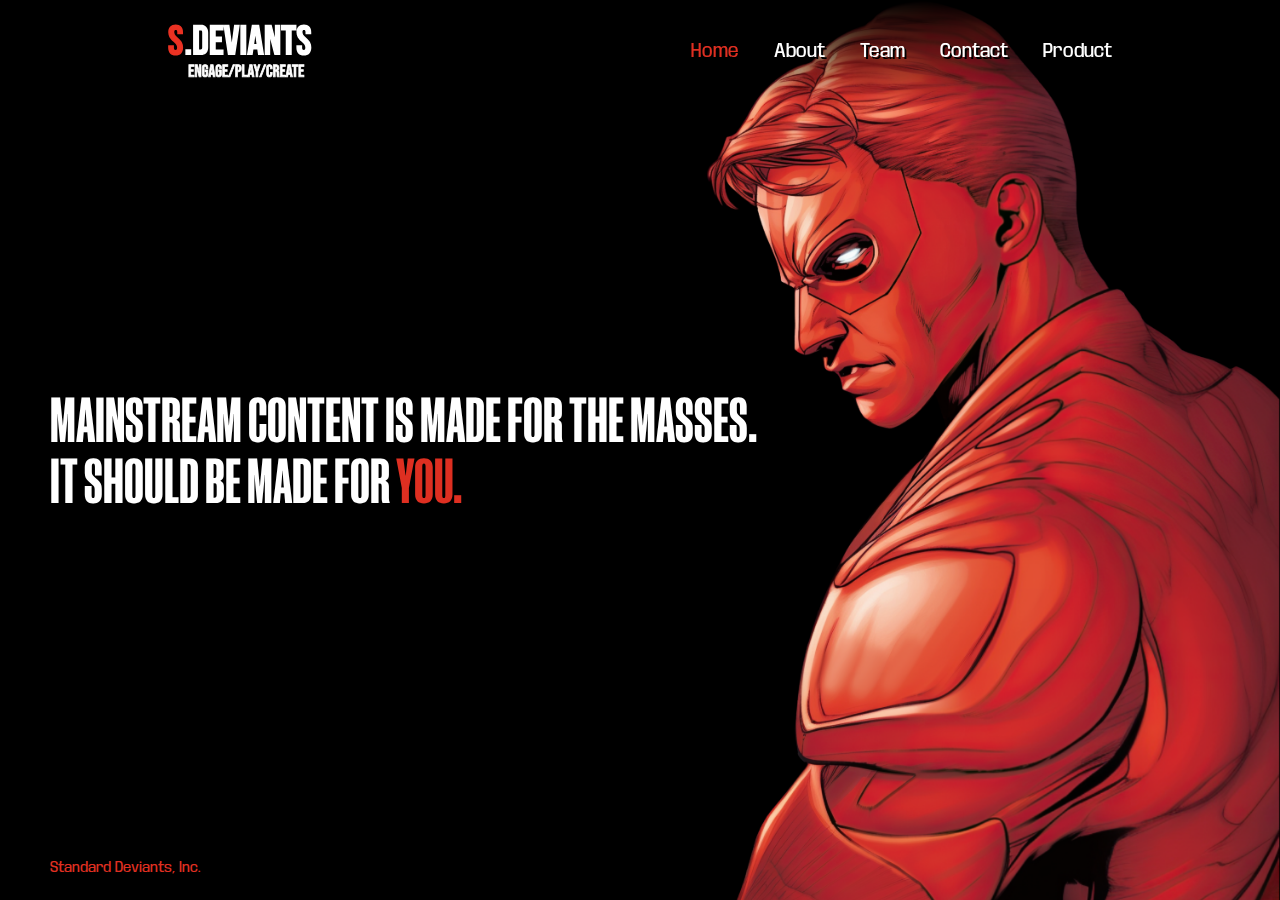
<file: index.html>
<!DOCTYPE html>
<html lang="en">
  <head>
    <meta charset="UTF-8" />
    <meta name="viewport" content="width=device-width, initial-scale=1.0" />
    <title>Homepage - Personalized films, games, and comics</title>
    <link
      rel="icon"
      href="https://sdeviants.io/wp-content/uploads/2023/05/cropped-logo-192x192.webp"
      sizes="192x192"
    />
    <meta property="og:locale" content="en_US" />
    <meta property="og:type" content="article" />
    <meta
      property="og:title"
      content="Team - Personalized films, games, and comics"
    />
    <meta
      property="og:description"
      content="Asa Greenberg CEO $500M+ raised for media/content Film/TV/Digital video Producer incl. BLADE RUNNER 2049 Expertise: Strategy, Corp Dev, Social Media/Video Mike Goslin CPO/CTO Disney Games; ex-Head of Innovation; led social, mobile, RPG hits Authored &gt;100 patents Expertise: Product, Tech, Game Dev, Ops Ian McGloin CCO Produced award-winning films incl. BLADE RUNNER 2049 Deep talent relationships &hellip; Team Read More &raquo;"
    />
    <meta property="og:url" content="https://sdeviants.io/team/" />
    <meta
      property="og:site_name"
      content="Personalized films, games, and comics"
    />
    <meta
      property="article:modified_time"
      content="2023-05-27T12:02:43+00:00"
    />
    <meta
      property="og:image"
      content="http://sdeviants.io/wp-content/uploads/2023/05/unnamed-3-150x150.webp"
    />
    <meta name="twitter:card" content="summary_large_image" />
    <meta name="twitter:label1" content="Est. reading time" />
    <meta name="twitter:data1" content="4 minutes" />
    <link
      rel="stylesheet"
      href="https://fonts.googleapis.com/css2?family=Material+Symbols+Outlined:opsz,wght,FILL,GRAD@20..48,100..700,0..1,-50..200"
    />
    <link rel="stylesheet" href="css/style.css" />
  </head>
  <body>
    <main class="sdeviants">
      <section class="hero-section">
        <header>
          <div class="box">
            <div class="header-content">
              <a href="index.html"
                ><img src="/assets/img/logo-1.svg" alt=""
              /></a>
              <div class="header-right">
                <a href="index.html" class="active-link">Home</a>
                <a href="about.html">About</a>
                <a href="team.html">Team</a>
                <a href="contact.html">Contact</a>
                <a href="product.html">Product</a>
              </div>
              <div class="header-right-mob">
                <div class="open-header">
                  <span class="material-symbols-outlined"> menu </span>
                </div>
              </div>
            </div>
          </div>
        </header>
        <div class="header-mob">
          <div class="box">
            <div class="header-mob-head">
              <a href="index.html"
                ><img src="/assets/img/logo-1.svg" alt=""
              /></a>
              <div class="close-header">
                <span class="material-symbols-outlined"> close </span>
              </div>
            </div>
            <div class="header-mob-body">
              <a href="index.html" class="active-link">Home</a>
              <a href="about.html">About</a>
              <a href="team.html">Team</a>
              <a href="contact.html">Contact</a>
              <a href="product.html">Product</a>
            </div>
          </div>
        </div>
        <img class="hero-img" src="assets/img/hero-img.png" alt="" />
        <div class="box">
          <div class="hero-content">
            <h1 class="manuka">
              MAINSTREAM CONTENT IS MADE FOR THE MASSES.
              <br />
              IT SHOULD BE MADE FOR <span class="manuka">YOU.</span>
            </h1>
            <p class="footer-p">Standard Deviants, Inc.</p>
          </div>
        </div>
      </section>
    </main>
    <script src="https://cdnjs.cloudflare.com/ajax/libs/jquery/3.6.4/jquery.min.js"></script>
    <script>
      $(".open-header").click(() => {
        $(".header-mob").css({
          display: "block",
        });
      });
      $(".close-header").click(() => {
        $(".header-mob").css({
          display: "none",
        });
      });
    </script>
  </body>
</html>
</file>
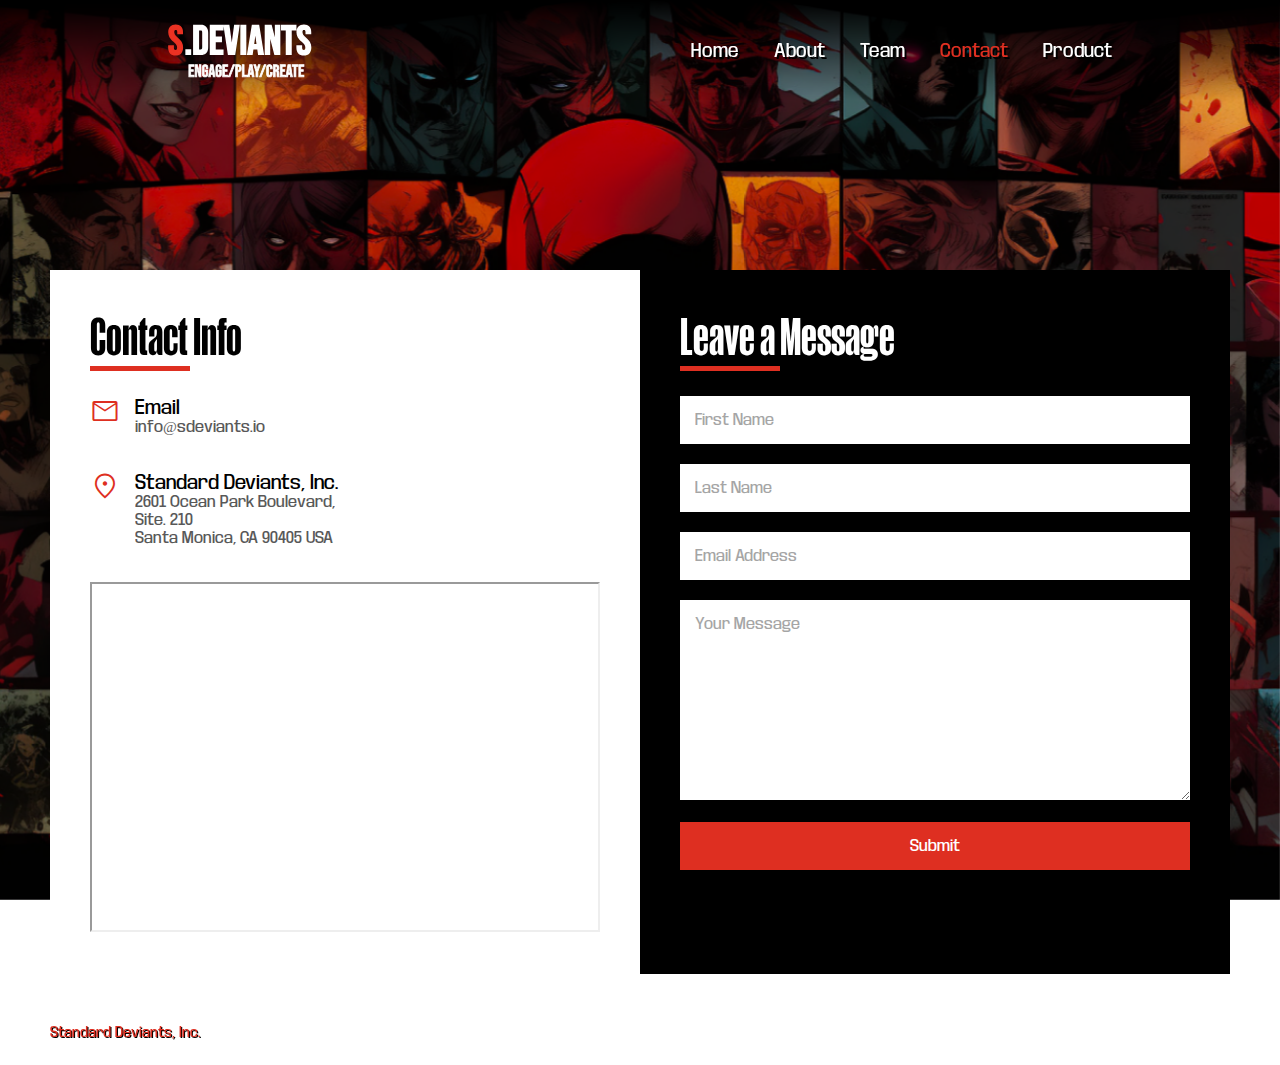
<file: contact.html>
<!DOCTYPE html>
<html lang="en">
  <head>
    <meta charset="UTF-8" />
    <meta name="viewport" content="width=device-width, initial-scale=1.0" />
    <title>Contact - Personalized films, games, and comics</title>
    <link
      rel="icon"
      href="https://sdeviants.io/wp-content/uploads/2023/05/cropped-logo-192x192.webp"
      sizes="192x192"
    />
    <meta property="og:locale" content="en_US" />
    <meta property="og:type" content="article" />
    <meta
      property="og:title"
      content="Team - Personalized films, games, and comics"
    />
    <meta
      property="og:description"
      content="Asa Greenberg CEO $500M+ raised for media/content Film/TV/Digital video Producer incl. BLADE RUNNER 2049 Expertise: Strategy, Corp Dev, Social Media/Video Mike Goslin CPO/CTO Disney Games; ex-Head of Innovation; led social, mobile, RPG hits Authored &gt;100 patents Expertise: Product, Tech, Game Dev, Ops Ian McGloin CCO Produced award-winning films incl. BLADE RUNNER 2049 Deep talent relationships &hellip; Team Read More &raquo;"
    />
    <meta property="og:url" content="https://sdeviants.io/team/" />
    <meta
      property="og:site_name"
      content="Personalized films, games, and comics"
    />
    <meta
      property="article:modified_time"
      content="2023-05-27T12:02:43+00:00"
    />
    <meta
      property="og:image"
      content="http://sdeviants.io/wp-content/uploads/2023/05/unnamed-3-150x150.webp"
    />
    <meta name="twitter:card" content="summary_large_image" />
    <meta name="twitter:label1" content="Est. reading time" />
    <meta name="twitter:data1" content="4 minutes" />
    <link
      rel="stylesheet"
      href="https://fonts.googleapis.com/css2?family=Material+Symbols+Outlined:opsz,wght,FILL,GRAD@20..48,100..700,0..1,-50..200"
    />
    <link rel="stylesheet" href="css/style.css" />
  </head>
  <body>
    <main class="sdeviants">
      <section class="about-section">
        <header>
          <div class="box">
            <div class="header-content">
              <a href="index.html"
                ><img src="/assets/img/logo-1.svg" alt=""
              /></a>
              <div class="header-right">
                <a href="index.html">Home</a>
                <a href="about.html">About</a>
                <a href="team.html">Team</a>
                <a href="contact.html" class="active-link">Contact</a>
                <a href="product.html">Product</a>
              </div>
              <div class="header-right-mob">
                <div class="open-header">
                  <span class="material-symbols-outlined"> menu </span>
                </div>
              </div>
            </div>
          </div>
        </header>
        <div class="header-mob">
          <div class="box">
            <div class="header-mob-head">
              <a href="index.html"
                ><img src="/assets/img/logo-1.svg" alt=""
              /></a>
              <div class="close-header">
                <span class="material-symbols-outlined"> close </span>
              </div>
            </div>
            <div class="header-mob-body">
              <a href="index.html">Home</a>
              <a href="about.html">About</a>
              <a href="team.html">Team</a>
              <a href="contact.html" class="active-link">Contact</a>
              <a href="product.html">Product</a>
            </div>
          </div>
        </div>
        <img class="team-bg" src="assets/img/team-bg.png" alt="" />
        <div class="box">
          <div class="team-content">
            <div class="contact-grid">
              <div class="contact-grid-left">
                <h3 class="manuka">Contact Info</h3>
                <div class="red-bar"></div>
                <div class="contact-info-box">
                  <span class="material-symbols-outlined"> mail </span>

                  <div>
                    <h6>Email</h6>
                    <p>info@sdeviants.io</p>
                  </div>
                </div>
                <div class="contact-info-box">
                  <span class="material-symbols-outlined"> location_on </span>

                  <div>
                    <h6>Standard Deviants, Inc.</h6>
                    <p>
                      2601 Ocean Park Boulevard,
                      <br />
                      Site. 210
                      <br />
                      Santa Monica, CA 90405 USA
                    </p>
                  </div>
                </div>
                <div class="contact-map">
                  <iframe
                    loading="lazy"
                    src="https://maps.google.com/maps?q=2601%20Ocean%20Park%20Blvd.%2C%20Ste.%20210%20Santa%20Monica%2C%20CA%2090405%20USA&amp;t=m&amp;z=15&amp;output=embed&amp;iwloc=near"
                    title="2601 Ocean Park Blvd., Ste. 210 Santa Monica, CA 90405 USA"
                    aria-label="2601 Ocean Park Blvd., Ste. 210 Santa Monica, CA 90405 USA"
                  ></iframe>
                </div>
              </div>
              <div class="contact-grid-right">
                <h3 class="manuka">Leave a Message</h3>
                <div class="red-bar"></div>
                <form class="contact-input-box" id="contactForm">
                  <input
                    type="text"
                    name="First Name"
                    placeholder="First Name"
                  />
                  <input type="text" name="Last Name" placeholder="Last Name" />
                  <input type="text" name="Email" placeholder="Email Address" />
                  <textarea
                    id=""
                    name="Message"
                    placeholder="Your Message"
                  ></textarea>
                  <button type="submit" id="submitButton">Submit</button>
                </form>
              </div>
            </div>
            <p>Standard Deviants, Inc.</p>
          </div>
        </div>
      </section>
    </main>
    <script src="https://cdnjs.cloudflare.com/ajax/libs/jquery/3.6.4/jquery.min.js"></script>
    <script>
      $(".open-header").click(() => {
        $(".header-mob").css({
          display: "block",
        });
      });
      $(".close-header").click(() => {
        $(".header-mob").css({
          display: "none",
        });
      });
    </script>
    <script>
      document
        .getElementById("contactForm")
        .addEventListener("submit", function (event) {
          event.preventDefault(); // Prevent form submission

          // Retrieve form data
          var formData = new FormData(this);

          // Send data using email
          var email = "info@sdeviants.io";
          var subject = "New Contact Form Submission";
          var body = "";
          formData.forEach(function (value, key) {
            body += key + ": " + value + "\n";
          });

          var mailtoLink =
            "mailto:" +
            email +
            "?subject=" +
            encodeURIComponent(subject) +
            "&body=" +
            encodeURIComponent(body);
          window.location.href = mailtoLink;

          // Show success message
          alert("Form submitted successfully!");

          // Reset form
          this.reset();
        });
    </script>
  </body>
</html>
</file>
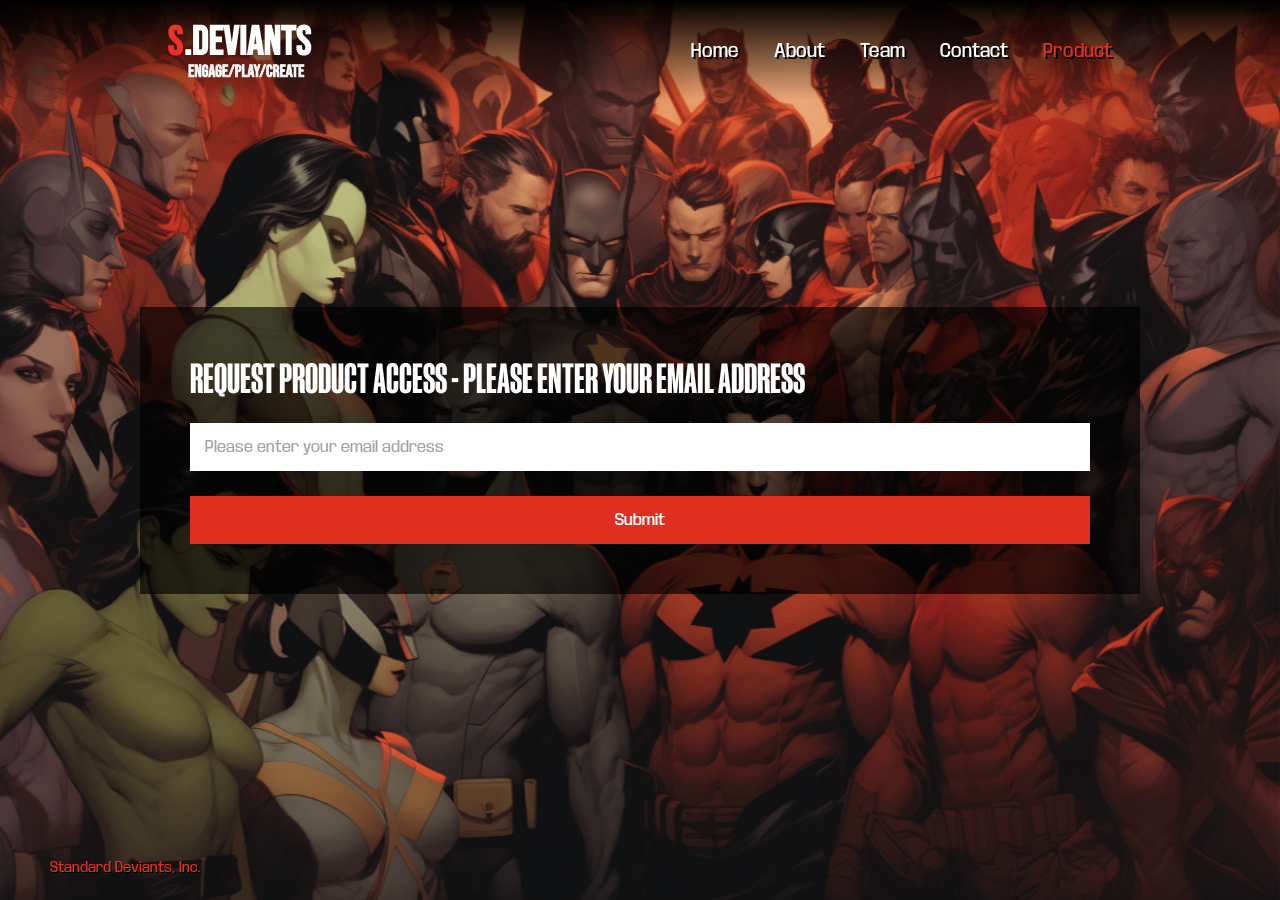
<file: product.html>
<!DOCTYPE html>
<html lang="en">
  <head>
    <meta charset="UTF-8" />
    <meta name="viewport" content="width=device-width, initial-scale=1.0" />
    <title>Product - Personalized films, games, and comics</title>
    <link
      rel="icon"
      href="https://sdeviants.io/wp-content/uploads/2023/05/cropped-logo-192x192.webp"
      sizes="192x192"
    />
    <meta property="og:locale" content="en_US" />
    <meta property="og:type" content="article" />
    <meta
      property="og:title"
      content="Team - Personalized films, games, and comics"
    />
    <meta
      property="og:description"
      content="Asa Greenberg CEO $500M+ raised for media/content Film/TV/Digital video Producer incl. BLADE RUNNER 2049 Expertise: Strategy, Corp Dev, Social Media/Video Mike Goslin CPO/CTO Disney Games; ex-Head of Innovation; led social, mobile, RPG hits Authored &gt;100 patents Expertise: Product, Tech, Game Dev, Ops Ian McGloin CCO Produced award-winning films incl. BLADE RUNNER 2049 Deep talent relationships &hellip; Team Read More &raquo;"
    />
    <meta property="og:url" content="https://sdeviants.io/team/" />
    <meta
      property="og:site_name"
      content="Personalized films, games, and comics"
    />
    <meta
      property="article:modified_time"
      content="2023-05-27T12:02:43+00:00"
    />
    <meta
      property="og:image"
      content="http://sdeviants.io/wp-content/uploads/2023/05/unnamed-3-150x150.webp"
    />
    <meta name="twitter:card" content="summary_large_image" />
    <meta name="twitter:label1" content="Est. reading time" />
    <meta name="twitter:data1" content="4 minutes" />
    <link
      rel="stylesheet"
      href="https://fonts.googleapis.com/css2?family=Material+Symbols+Outlined:opsz,wght,FILL,GRAD@20..48,100..700,0..1,-50..200"
    />
    <link rel="stylesheet" href="css/style.css" />
  </head>
  <body>
    <main class="sdeviants">
      <section class="about-section">
        <header>
          <div class="box">
            <div class="header-content">
              <a href="index.html"
                ><img src="/assets/img/logo-1.svg" alt=""
              /></a>
              <div class="header-right">
                <a href="index.html">Home</a>
                <a href="about.html">About</a>
                <a href="team.html">Team</a>
                <a href="contact.html">Contact</a>
                <a href="product.html" class="active-link">Product</a>
              </div>
              <div class="header-right-mob">
                <div class="open-header">
                  <span class="material-symbols-outlined"> menu </span>
                </div>
              </div>
            </div>
          </div>
        </header>
        <div class="header-mob">
          <div class="box">
            <div class="header-mob-head">
              <a href="index.html"
                ><img src="/assets/img/logo-1.svg" alt=""
              /></a>
              <div class="close-header">
                <span class="material-symbols-outlined"> close </span>
              </div>
            </div>
            <div class="header-mob-body">
              <a href="index.html">Home</a>
              <a href="about.html">About</a>
              <a href="team.html">Team</a>
              <a href="contact.html">Contact</a>
              <a href="product.html" class="active-link">Product</a>
            </div>
          </div>
        </div>
        <img class="product-bg" src="assets/img/product-bg.png" alt="" />
        <div class="box">
          <div class="product-content">
            <form class="product-box" id="contactForm">
              <h3 class="manuka">
                REQUEST PRODUCT ACCESS - PLEASE ENTER YOUR EMAIL ADDRESS
              </h3>
              <input
                type="email"
                placeholder="Please enter your email address"
                name="Email"
              />
              <button type="submit" id="submitButton">Submit</button>
            </form>
            <p class="footer-p">Standard Deviants, Inc.</p>
          </div>
        </div>
      </section>
    </main>
    <script src="https://cdnjs.cloudflare.com/ajax/libs/jquery/3.6.4/jquery.min.js"></script>
    <script>
      $(".open-header").click(() => {
        $(".header-mob").css({
          display: "block",
        });
      });
      $(".close-header").click(() => {
        $(".header-mob").css({
          display: "none",
        });
      });
    </script>
    <script>
      document
        .getElementById("contactForm")
        .addEventListener("submit", function (event) {
          event.preventDefault(); // Prevent form submission

          // Retrieve form data
          var formData = new FormData(this);

          // Send data using email
          var email = "info@sdeviants.io";
          var subject = "New Contact Form Submission";
          var body = "Product Access Requested \n";
          formData.forEach(function (value, key) {
            body += key + ": " + value + "\n";
          });

          var mailtoLink =
            "mailto:" +
            email +
            "?subject=" +
            encodeURIComponent(subject) +
            "&body=" +
            encodeURIComponent(body);
          window.location.href = mailtoLink;

          // Show success message
          alert("Form submitted successfully!");

          // Reset form
          this.reset();
        });
    </script>
  </body>
</html>
</file>
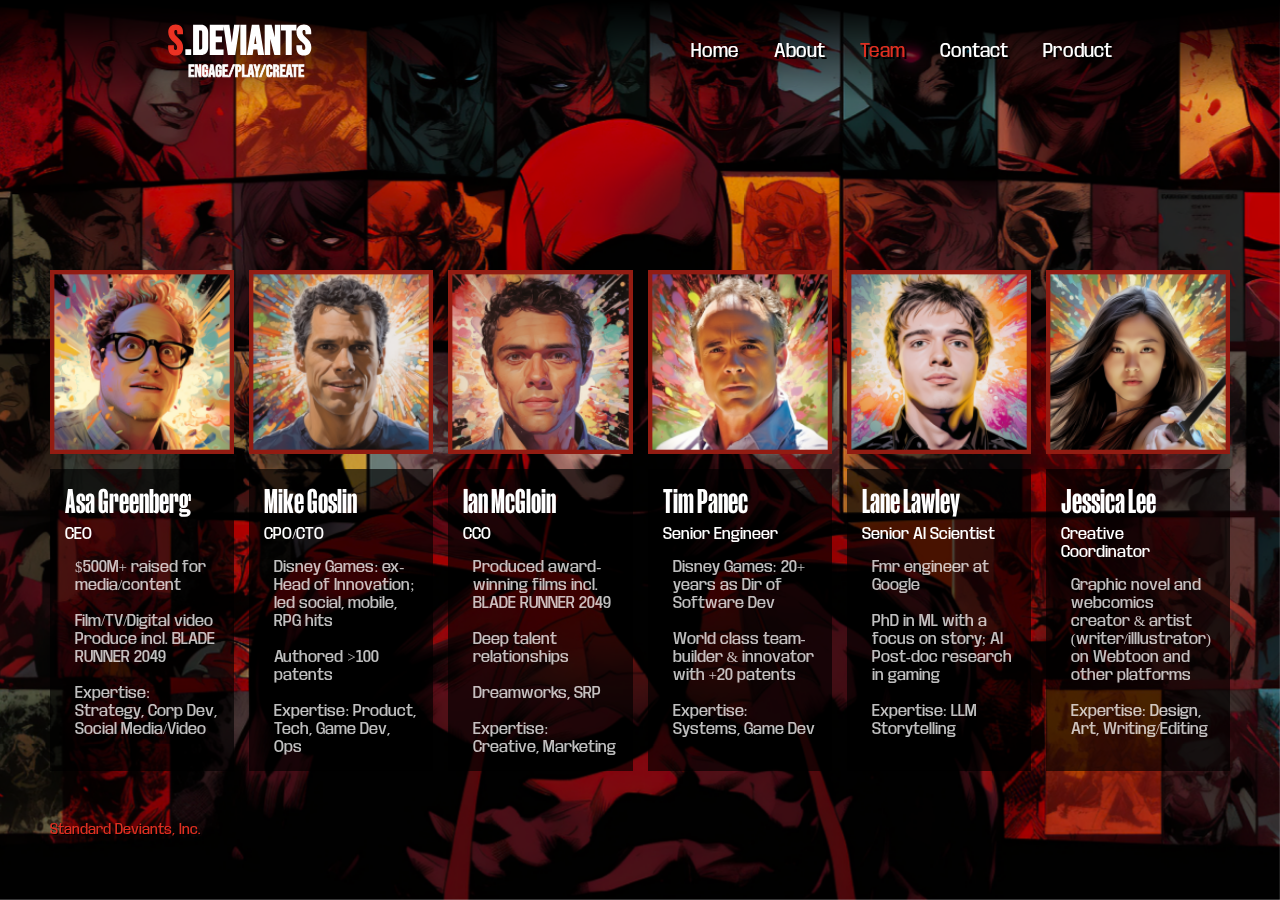
<file: team.html>
<!DOCTYPE html>
<html lang="en">
  <head>
    <meta charset="UTF-8" />
    <meta name="viewport" content="width=device-width, initial-scale=1.0" />
    <title>Team - Personalized films, games, and comics</title>
    <link
      rel="icon"
      href="https://sdeviants.io/wp-content/uploads/2023/05/cropped-logo-192x192.webp"
      sizes="192x192"
    />
    <meta property="og:locale" content="en_US" />
    <meta property="og:type" content="article" />
    <meta
      property="og:title"
      content="Team - Personalized films, games, and comics"
    />
    <meta
      property="og:description"
      content="Asa Greenberg CEO $500M+ raised for media/content Film/TV/Digital video Producer incl. BLADE RUNNER 2049 Expertise: Strategy, Corp Dev, Social Media/Video Mike Goslin CPO/CTO Disney Games; ex-Head of Innovation; led social, mobile, RPG hits Authored &gt;100 patents Expertise: Product, Tech, Game Dev, Ops Ian McGloin CCO Produced award-winning films incl. BLADE RUNNER 2049 Deep talent relationships &hellip; Team Read More &raquo;"
    />
    <meta property="og:url" content="https://sdeviants.io/team/" />
    <meta
      property="og:site_name"
      content="Personalized films, games, and comics"
    />
    <meta
      property="article:modified_time"
      content="2023-05-27T12:02:43+00:00"
    />
    <meta
      property="og:image"
      content="http://sdeviants.io/wp-content/uploads/2023/05/unnamed-3-150x150.webp"
    />
    <meta name="twitter:card" content="summary_large_image" />
    <meta name="twitter:label1" content="Est. reading time" />
    <meta name="twitter:data1" content="4 minutes" />
    <link
      rel="stylesheet"
      href="https://fonts.googleapis.com/css2?family=Material+Symbols+Outlined:opsz,wght,FILL,GRAD@20..48,100..700,0..1,-50..200"
    />
    <link rel="stylesheet" href="css/style.css" />
  </head>
  <body>
    <main class="sdeviants">
      <section class="about-section">
        <header>
          <div class="box">
            <div class="header-content">
              <a href="index.html"
                ><img src="/assets/img/logo-1.svg" alt=""
              /></a>
              <div class="header-right">
                <a href="index.html">Home</a>
                <a href="about.html">About</a>
                <a href="team.html" class="active-link">Team</a>
                <a href="contact.html">Contact</a>
                <a href="product.html">Product</a>
              </div>
              <div class="header-right-mob">
                <div class="open-header">
                  <span class="material-symbols-outlined"> menu </span>
                </div>
              </div>
            </div>
          </div>
        </header>
        <div class="header-mob">
          <div class="box">
            <div class="header-mob-head">
              <a href="index.html"
                ><img src="/assets/img/logo-1.svg" alt=""
              /></a>
              <div class="close-header">
                <span class="material-symbols-outlined"> close </span>
              </div>
            </div>
            <div class="header-mob-body">
              <a href="index.html">Home</a>
              <a href="about.html">About</a>
              <a href="team.html" class="active-link">Team</a>
              <a href="contact.html">Contact</a>
              <a href="product.html">Product</a>
            </div>
          </div>
        </div>
        <img class="team-bg" src="assets/img/team-bg.png" alt="" />
        <div class="box">
          <div class="team-content">
            <div class="team-grid">
              <div class="team-grid-card">
                <img src="assets/img/team-img-1.png" alt="" />
                <div class="text-box">
                  <h5 class="manuka">Asa Greenberg</h5>
                  <h6>CEO</h6>
                  <p>
                    $500M+ raised for media/content
                    <br />
                    <br />
                    Film/TV/Digital video Produce incl. BLADE RUNNER 2049
                    <br />
                    <br />
                    Expertise: Strategy, Corp Dev, Social Media/Video
                  </p>
                </div>
              </div>
              <div class="team-grid-card">
                <img src="assets/img/team-img-2.png" alt="" />
                <div class="text-box">
                  <h5 class="manuka">Mike Goslin</h5>
                  <h6>CPO/CTO</h6>
                  <p>
                    Disney Games: ex-Head of Innovation; led social, mobile, RPG
                    hits <br /><br />
                    Authored >100 patents <br /><br />
                    Expertise: Product, Tech, Game Dev, Ops
                  </p>
                </div>
              </div>
              <div class="team-grid-card">
                <img src="assets/img/team-img-3.png" alt="" />
                <div class="text-box">
                  <h5 class="manuka">Ian McGloin</h5>
                  <h6>CCO</h6>
                  <p>
                    Produced award-winning films incl. BLADE RUNNER 2049
                    <br /><br />
                    Deep talent relationships <br /><br />
                    Dreamworks, SRP <br /><br />
                    Expertise: Creative, Marketing
                  </p>
                </div>
              </div>
              <div class="team-grid-card">
                <img src="assets/img/team-img-4.png" alt="" />
                <div class="text-box">
                  <h5 class="manuka">Tim Panec</h5>
                  <h6>Senior Engineer</h6>
                  <p>
                    Disney Games: 20+ years as Dir of Software Dev <br /><br />
                    World class team-builder & innovator with +20 patents
                    <br /><br />
                    Expertise: Systems, Game Dev
                  </p>
                </div>
              </div>
              <div class="team-grid-card">
                <img src="assets/img/team-img-5.png" alt="" />
                <div class="text-box">
                  <h5 class="manuka">Lane Lawley</h5>
                  <h6>Senior AI Scientist</h6>
                  <p>
                    Fmr engineer at Google <br /><br />
                    PhD in ML with a focus on story; AI Post-doc research in
                    gaming <br /><br />
                    Expertise: LLM Storytelling
                  </p>
                </div>
              </div>
              <div class="team-grid-card">
                <img src="assets/img/team-img-6.png" alt="" />
                <div class="text-box">
                  <h5 class="manuka">Jessica Lee</h5>
                  <h6>Creative Coordinator</h6>
                  <p>
                    Graphic novel and webcomics creator & artist
                    (writer/illlustrator) on Webtoon and other platforms
                    <br /><br />
                    Expertise: Design, Art, Writing/Editing
                  </p>
                </div>
              </div>
            </div>
            <p>Standard Deviants, Inc.</p>
          </div>
        </div>
      </section>
    </main>
    <script src="https://cdnjs.cloudflare.com/ajax/libs/jquery/3.6.4/jquery.min.js"></script>
    <script>
      $(".open-header").click(() => {
        $(".header-mob").css({
          display: "block",
        });
      });
      $(".close-header").click(() => {
        $(".header-mob").css({
          display: "none",
        });
      });
    </script>
  </body>
</html>
</file>
<file: css/style.css>
@font-face {
  font-family: TestManuka;
  src: url(/assets/fonts/TestManuka/TestManuka-Medium.otf) format("opentype");
  font-weight: 600;
  font-display: block;
}
@font-face {
  font-family: TestManuka;
  src: url(/assets/fonts/TestManuka/TestManuka-Bold.otf) format("opentype");
  font-weight: 700;
  font-display: block;
}
@font-face {
  font-family: TestManuka;
  src: url(/assets/fonts/TestManuka/TestManuka-Black.otf) format("opentype");
  font-weight: 800;
  font-display: block;
}
@font-face {
  font-family: BaseNeue;
  src: url(/assets/fonts/BaseNeue/BaseNeueTrial-Medium.otf) format("opentype");
  font-weight: 500;
  font-display: block;
}
@font-face {
  font-family: BaseNeue;
  src: url(/assets/fonts/BaseNeue/BaseNeueTrial-Medium.otf) format("opentype");
  font-weight: 600;
  font-display: block;
}
@font-face {
  font-family: BaseNeue;
  src: url(/assets/fonts/BaseNeue/BaseNeueTrial-Bold.otf) format("opentype");
  font-weight: 700;
  font-display: block;
}
* {
  margin: 0;
  padding: 0;
  box-sizing: border-box;
  font-family: BaseNeue;
}
.manuka {
  font-family: TestManuka;
}
.neue {
  font-family: BaseNeue;
}
:root {
  font-size: 10px;
}

.material-symbols-outlined {
  font-variation-settings: "FILL" 0, "wght" 400, "GRAD" 0, "opsz" 48;
}

html,
body {
  width: 100%;
  max-width: 100%;
  overflow-x: hidden;
}
.deviants-app {
  width: 100%;
}
section {
  position: relative;
  z-index: 10;
}
a {
  text-decoration: none;
}
.box {
  width: 100%;
  max-width: 1500px;
  padding: 0 5rem;
  margin: 0 auto;
}
/* Header */
header {
  width: 100%;
  position: fixed;
  top: 0;
  left: 0;
  z-index: 1000;
  background: linear-gradient(rgba(0, 0, 0, 1), rgba(0, 0, 0, 0));
}
.header-content {
  width: 80%;
  display: flex;
  align-items: center;
  justify-content: space-between;
  height: 10rem;
  margin: 0 auto;
}
.header-content img {
  height: 6.5rem;
}
.header-right {
  width: max-content;
  display: flex;
  align-items: center;
}
.header-right a {
  font-size: 1.75rem;
  color: #fff;
  text-shadow: 2px 2px #000;
  margin: 0 0 0 3.5rem;
}
.header-right a.active-link {
  color: #de2f21;
}
/* Home */
.hero-section {
  width: 100%;
  background-color: #000;
  position: relative;
  height: 100vh;
  overflow: hidden;
}
.hero-img {
  width: max-content;
  height: 115vh;
  position: absolute;
  top: 0;
  right: 0;
  object-fit: contain;
  z-index: 2;
}
.hero-section h1 {
  font-size: 6rem;
  color: #fff;
  width: 100%;
}
.hero-section h1 span {
  color: #de2f21;
  text-shadow: 2px 2px #000;
}
.hero-content {
  width: 100%;
  height: 100vh;
  display: flex;
  align-items: center;
  justify-content: flex-start;
  position: relative;
  z-index: 10;
}
.footer-p {
  font-size: 1.35rem;
  color: #de2f21;
  z-index: 10;
  position: absolute;
  bottom: 2.5rem;
  left: 0;
  text-shadow: 1px 1px #000;
}

/* About */
.about-bg,
.product-bg {
  width: 100%;
  height: 100vh;
  object-fit: cover;
  position: fixed;
  top: 0;
  left: 0;
  z-index: 2;
}
.about-content {
  width: 100%;
  height: 100vh;
  display: flex;
  align-items: center;
  position: relative;
  z-index: 10;
}
.about-grid {
  width: 85%;
  display: grid;
  grid-template-columns: 1fr 300px;
  grid-gap: 2.5rem;
}
.about-grid-right {
  width: 100%;
  height: 100%;
  display: flex;
  align-items: center;
  justify-content: center;
}
.about-grid-right img {
  width: 100%;
  object-fit: contain;
}
.about-grid-left {
  width: 100%;
  max-width: 700px;
  background-color: rgba(0, 0, 0, 0.65);
  padding: 5rem;
  height: max-content;
}
.about-grid-left h2 {
  font-size: 6rem;
  color: #fff;
}
.about-grid-left h2 span {
  color: #de2f21;
}
.about-grid-left p {
  font-size: 2rem;
  color: #fff;
  margin: 1.5rem 0 0 0;
}

/* Product */

.product-content {
  width: 100%;
  height: 100vh;
  display: flex;
  align-items: center;
  justify-content: center;
  position: relative;
  z-index: 10;
}
.product-box {
  width: 100%;
  max-width: 1000px;
  background-color: rgba(0, 0, 0, 0.65);
  padding: 5rem;
  display: flex;
  flex-direction: column;
  align-items: flex-start;
  justify-content: flex-start;
}
.product-box h3 {
  font-size: 4rem;
  color: #fff;
}
.product-box input,
.contact-input-box input,
.contact-input-box textarea {
  width: 100%;
  margin: 2.5rem 0;
  padding: 1.5rem;
  font-size: 1.5rem;
  color: #000;
  outline: 0;
  border: 0;
}
.product-box input::placeholder,
.contact-input-box input::placeholder,
.contact-input-box textarea::placeholder {
  color: #000;
  opacity: 0.35;
}
.product-box button,
.contact-input-box button {
  width: 100%;
  padding: 1.5rem;
  background-color: #de2f21;
  outline: 0;
  border: 0;
  color: #fff;
  font-size: 1.5rem;
  font-weight: 500;
  cursor: pointer;
  transition: 0.35s;
}
.product-box button:active,
.contact-input-box button:active {
  transform: scale(0.975);
}

/* Team */

.team-bg {
  width: 100%;
  height: 100vh;
  object-fit: cover;
  position: fixed;
  top: 0;
  left: 0;
  z-index: 2;
}
.team-content {
  width: 100%;
  position: relative;
  z-index: 10;
  padding: 30vh 0 0 0;
  display: flex;
  flex-direction: column;
  align-items: flex-start;
  justify-content: flex-start;
}
.team-content > p {
  font-size: 1.35rem;
  color: #de2f21;
  z-index: 10;
  text-shadow: 1px 1px #000;
  margin: 5rem 0 2.5rem 0;
}
.team-grid {
  width: 100%;
  height: max-content;
  display: grid;
  grid-template-columns: 1fr 1fr 1fr 1fr 1fr 1fr;
  grid-gap: 1.5rem;
}
.team-grid-card {
  width: 100%;
  height: 100%;
  display: flex;
  flex-direction: column;
}
.team-grid-card img {
  width: 100%;
  object-fit: contain;
  margin: 0 0 1.5rem 0;
}
.text-box {
  width: 100%;
  height: 100%;
  padding: 1.5rem;
  background-color: rgba(0, 0, 0, 0.65);
}
.text-box h5 {
  font-size: 3.25rem;
  color: #fff;
  font-weight: 700;
}
.text-box h6 {
  font-size: 1.5rem;
  color: #fff;
  font-weight: 400;
  margin: 0.75rem 0 1.5rem 0;
}
.text-box p {
  font-size: 1.5rem;
  color: #fff;
  font-weight: 400;
  padding: 0 0 0 1rem;
  opacity: 0.75;
}

/* Contact */
.contact-grid {
  width: 100%;
  display: grid;
  grid-template-columns: 1fr 1fr;
}
.contact-grid-left {
  width: 100%;
  background-color: #fff;
  padding: 4rem;
}
.contact-grid-right {
  width: 100%;
  background-color: #000;
  padding: 4rem;
}
.contact-grid-left h3 {
  font-size: 5rem;
  color: #000;
}
.contact-grid-left .red-bar {
  width: 100px;
  height: 5px;
  background-color: #de2f21;
  margin: 0.5rem 0 2.5em 0;
}
.contact-info-box {
  width: 100%;
  display: flex;
  align-items: flex-start;
  justify-content: flex-start;
  margin: 0 0 3.5rem 0;
}
.contact-info-box span {
  font-size: 3rem;
  color: #de2f21;
  margin: 0 1.5rem 0 0;
}
.contact-info-box div h6 {
  font-size: 1.85rem;
  font-weight: 600;
}
.contact-info-box div p {
  font-size: 1.5rem;
  font-weight: 400;
  opacity: 0.65;
}
.contact-map {
  width: 100%;
}
.contact-map iframe {
  width: 100%;
  min-height: 35rem;
}
.contact-grid-right h3 {
  font-size: 5rem;
  color: #fff;
}
.contact-grid-right .red-bar {
  width: 100px;
  height: 5px;
  background-color: #de2f21;
  margin: 0.5rem 0 2.5em 0;
}
.contact-input-box input,
.contact-input-box textarea {
  margin: 0 0 2rem 0 !important;
}
.contact-input-box textarea {
  height: 20rem;
}
.header-right-mob {
  display: none;
}
.header-right-mob span {
  font-size: 3rem;
  color: #de2f21;
}
.header-mob {
  width: 100vw;
  height: 100vh;
  background-color: #000;
  position: fixed;
  top: 0;
  left: 0;
  z-index: 1000;
  display: none;
}
.header-mob-head {
  width: 100%;
  height: 10rem;
  display: flex;
  align-items: center;
  justify-content: space-between;
}
.header-mob-head img {
  height: 6.5rem;
}
.header-mob-head span {
  font-size: 3rem;
  color: #de2f21;
}
.header-mob-body {
  width: 100%;
  display: flex;
  flex-direction: column;
  align-items: flex-start;
  justify-content: flex-start;
  padding: 5rem 0 0 0;
}
.header-mob-body a {
  font-size: 3rem;
  color: #fff;
  margin: 0 0 5rem 0;
  text-align: center;
  width: 100%;
}
.header-mob-body a.active-link {
  color: #de2f21;
}
@media screen and (max-width: 1150px) {
  .about-grid-left {
    padding: 2.5rem;
    height: 100%;
    display: flex;
    flex-direction: column;
    align-items: flex-start;
    justify-content: center;
  }
  .about-grid-left h2 {
    font-size: 4.5rem;
  }
  .about-grid-left p {
    font-size: 1.75rem;
  }
  .about-grid {
    width: 100%;
  }
  .team-grid {
    grid-template-columns: 1fr 1fr 1fr 1fr;
  }
  .team-grid-card img {
    margin: 0 0 1rem 0;
  }
}
@media screen and (max-width: 1000px) {
  .header-content {
    width: 100%;
  }
  .product-box {
    padding: 2.5rem;
  }
}
@media screen and (max-width: 800px) {
  .contact-grid-right,
  .contact-grid-left {
    padding: 2.5rem;
  }
  .box {
    padding: 0 2.5rem;
  }
  .header-right {
    display: none;
  }
  .header-right-mob {
    display: block;
  }
  .hero-img {
    filter: brightness(0.65);
    left: unset;
    right: -20%;
    top: unset;
    bottom: 0;
    height: 90vh;
  }
  .footer-p {
    color: #fff;
  }
  .about-content {
    height: max-content;
    padding: 12.5rem 0 0 0;
    flex-direction: column;
    align-items: flex-start;
    justify-content: flex-start;
  }
  .about-grid {
    grid-template-columns: 1fr;
  }
  .about-content .footer-p {
    position: relative;
    margin: 5rem 0 0 0;
  }
  .team-grid {
    grid-template-columns: 1fr;
  }
  .team-content {
    padding: 12.5rem 0 0 0;
  }
  .team-content > p {
    color: #fff;
  }
  .contact-grid {
    grid-template-columns: 1fr;
  }
  .contact-grid-left h3 {
    font-size: 4rem;
  }
  .contact-grid-right h3 {
    font-size: 4rem;
  }
  .text-box h5 {
    font-size: 4rem;
  }
  .text-box h6 {
    font-size: 2rem;
  }
  .text-box p {
    font-size: 2rem;
  }
  .text-box p br:nth-child(even) {
    display: none;
  }
}
</file>
